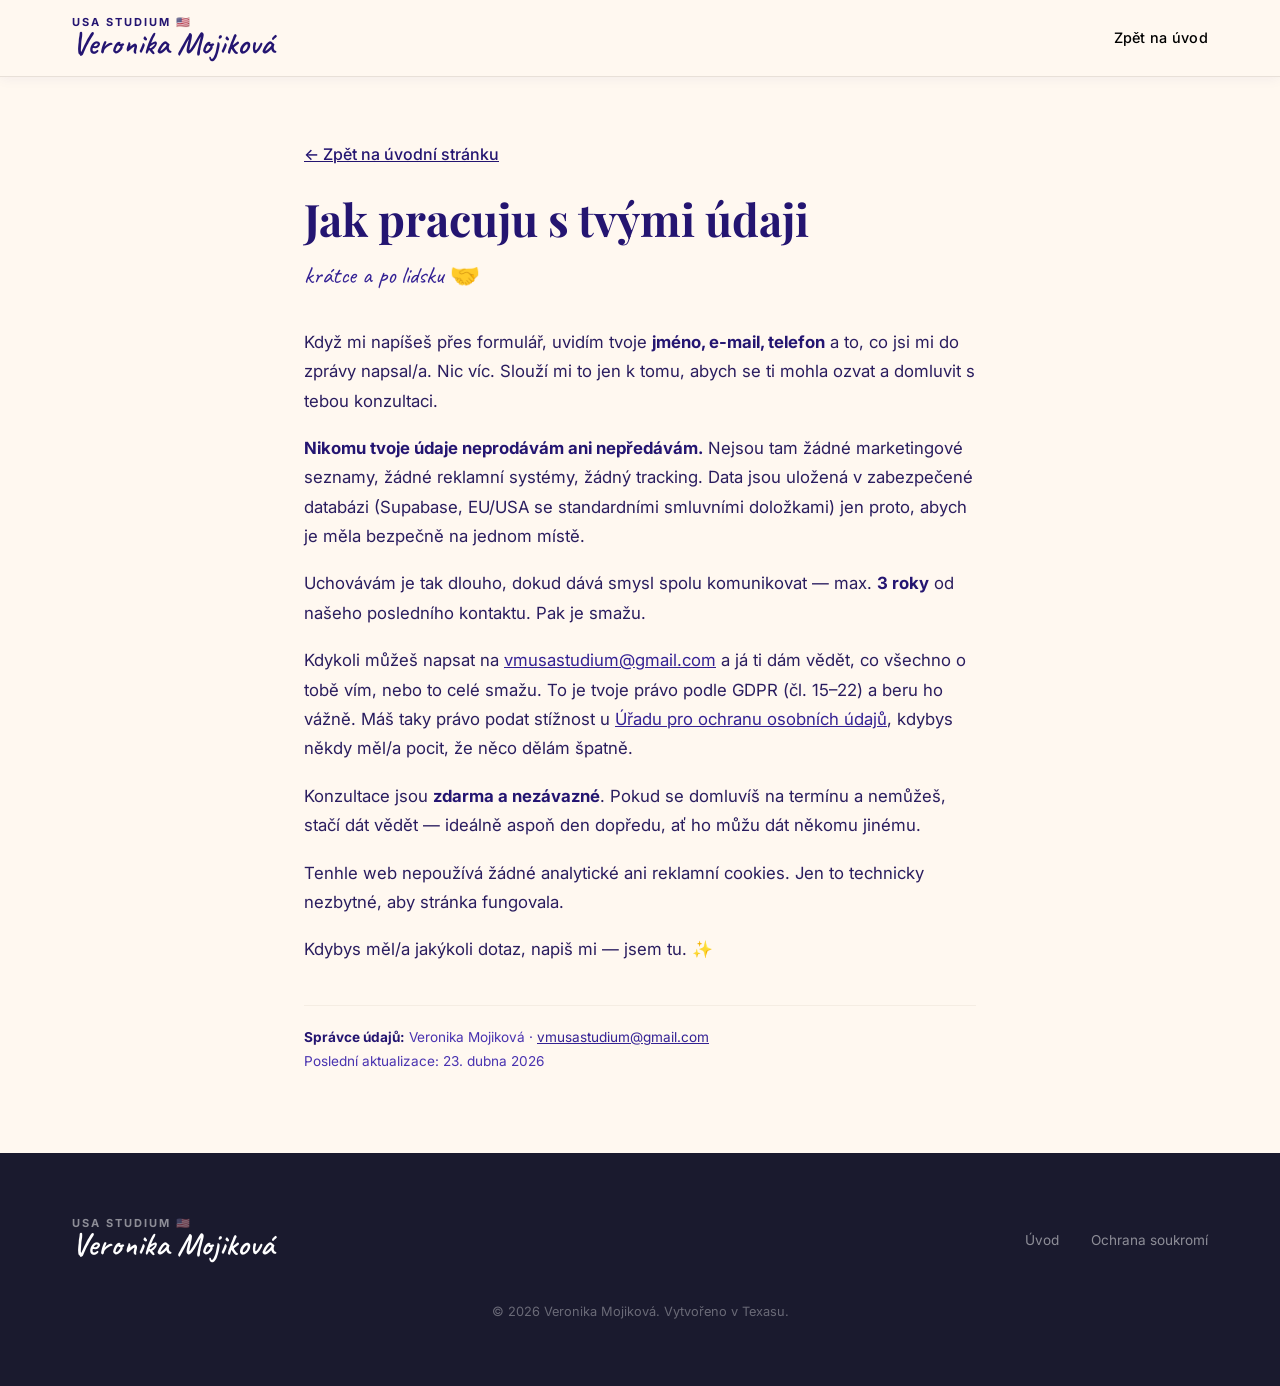
<file: pravni.html>
<!DOCTYPE html>
<html lang="cs">
<head>
  <meta charset="UTF-8">
  <meta name="viewport" content="width=device-width, initial-scale=1.0">
  <title>Ochrana soukromí | USA Studium – Veronika Mojiková</title>
  <meta name="description" content="Jak nakládám s tvými údaji – krátce a po lidsku.">
  <meta name="robots" content="noindex,follow">

  <link rel="preconnect" href="https://fonts.googleapis.com">
  <link rel="preconnect" href="https://fonts.gstatic.com" crossorigin>
  <link href="https://fonts.googleapis.com/css2?family=Bebas+Neue&family=Caveat:wght@400;600;700&family=Inter:wght@300;400;500;600;700&family=Playfair+Display:ital,wght@0,400;0,600;0,700;1,400&display=swap" rel="stylesheet">

  <link rel="stylesheet" href="style.css">
  <link rel="icon" href="data:image/svg+xml,<svg xmlns='http://www.w3.org/2000/svg' viewBox='0 0 100 100'><text y='.9em' font-size='90'>🎓</text></svg>">

  <style>
    .legal-wrap {
      max-width: 720px;
      margin: 0 auto;
      padding: 140px 24px 80px;
      color: var(--maroon);
      line-height: 1.75;
    }
    .legal-wrap h1 {
      font-family: 'Playfair Display', serif;
      font-size: clamp(2rem, 4vw, 2.8rem);
      margin-bottom: 8px;
      color: var(--maroon);
    }
    .legal-wrap .legal-sub {
      font-family: 'Caveat', cursive;
      font-size: 1.5rem;
      color: var(--maroon-light);
      margin-bottom: 32px;
      display: block;
    }
    .legal-wrap p {
      font-size: 1.05rem;
      color: #2a1d5f;
      margin-bottom: 18px;
    }
    .legal-wrap a {
      color: var(--maroon-light);
      text-decoration: underline;
    }
    .legal-wrap strong { color: var(--maroon); }
    .legal-wrap .legal-back {
      display: inline-block;
      margin-bottom: 24px;
      color: var(--maroon);
      font-weight: 500;
    }
    .legal-wrap .legal-meta {
      font-size: 0.85rem;
      color: var(--maroon-soft);
      margin-top: 40px;
      padding-top: 20px;
      border-top: 1px solid var(--cream-dark);
    }
  </style>
</head>
<body>

  <nav class="nav" id="navbar">
    <div class="container nav-inner">
      <a href="index.html" class="nav-logo">
        <div class="nav-logo-block">
          <span class="nav-logo-top">usa studium 🇺🇸</span>
          <span class="nav-logo-name">Veronika Mojiková</span>
        </div>
      </a>
      <ul class="nav-links">
        <li><a href="index.html">Zpět na úvod</a></li>
      </ul>
    </div>
  </nav>

  <div class="legal-wrap">
    <a href="index.html" class="legal-back">← Zpět na úvodní stránku</a>

    <h1>Jak pracuju s tvými údaji</h1>
    <span class="legal-sub">krátce a po lidsku 🤝</span>

    <p>
      Když mi napíšeš přes formulář, uvidím tvoje <strong>jméno, e-mail, telefon</strong> a to,
      co jsi mi do zprávy napsal/a. Nic víc. Slouží mi to jen k tomu, abych se ti mohla ozvat
      a domluvit s tebou konzultaci.
    </p>

    <p>
      <strong>Nikomu tvoje údaje neprodávám ani nepředávám.</strong> Nejsou tam žádné marketingové
      seznamy, žádné reklamní systémy, žádný tracking. Data jsou uložená v zabezpečené databázi
      (Supabase, EU/USA se standardními smluvními doložkami) jen proto, abych je měla bezpečně
      na jednom místě.
    </p>

    <p>
      Uchovávám je tak dlouho, dokud dává smysl spolu komunikovat — max. <strong>3 roky</strong>
      od našeho posledního kontaktu. Pak je smažu.
    </p>

    <p>
      Kdykoli můžeš napsat na
      <a href="mailto:vmusastudium@gmail.com">vmusastudium@gmail.com</a>
      a já ti dám vědět, co všechno o tobě vím, nebo to celé smažu. To je tvoje právo
      podle GDPR (čl. 15–22) a beru ho vážně. Máš taky právo podat stížnost u
      <a href="https://www.uoou.cz" target="_blank" rel="noopener">Úřadu pro ochranu osobních údajů</a>,
      kdybys někdy měl/a pocit, že něco dělám špatně.
    </p>

    <p>
      Konzultace jsou <strong>zdarma a nezávazné</strong>. Pokud se domluvíš na termínu a nemůžeš,
      stačí dát vědět — ideálně aspoň den dopředu, ať ho můžu dát někomu jinému.
    </p>

    <p>
      Tenhle web nepoužívá žádné analytické ani reklamní cookies. Jen to technicky nezbytné,
      aby stránka fungovala.
    </p>

    <p>
      Kdybys měl/a jakýkoli dotaz, napiš mi — jsem tu. ✨
    </p>

    <div class="legal-meta">
      <strong>Správce údajů:</strong> Veronika Mojiková ·
      <a href="mailto:vmusastudium@gmail.com">vmusastudium@gmail.com</a><br>
      Poslední aktualizace: 23. dubna 2026
    </div>
  </div>

  <footer class="footer">
    <div class="container footer-inner">
      <div class="footer-brand">
        <div class="nav-logo-block">
          <span class="nav-logo-top">usa studium 🇺🇸</span>
          <span class="nav-logo-name">Veronika Mojiková</span>
        </div>
      </div>
      <ul class="footer-links">
        <li><a href="index.html">Úvod</a></li>
        <li><a href="pravni.html">Ochrana soukromí</a></li>
      </ul>
      <p class="footer-copy">© 2026 Veronika Mojiková. Vytvořeno v Texasu.</p>
    </div>
  </footer>

</body>
</html>
</file>
<file: style.css>
/* ===== DESIGN TOKENS ===== */
:root {
  /* Brand Palette */
  --maroon: #241571;
  --maroon-dark: #1A0E5A;
  --maroon-light: #342194;
  --maroon-soft: #4933B0;
  --maroon-glow: rgba(36, 21, 113, 0.15);
  
  /* Warm neutrals */
  --cream: #FFF8F0;
  --cream-dark: #F5EDE3;
  --white: #FFFFFF;
  --off-white: #FAFAFA;
  --gray-100: #F7F3EF;
  --gray-200: #E8E0D8;
  --gray-300: #D4C9BD;
  --gray-400: #9E9189;
  --gray-500: #6B5F57;
  --gray-600: #111126;
  --gray-700: #1a1a2e;
  --text-primary: #000000;
  --text-secondary: #000000;
  --text-light: #000000;
  
  /* Accents */
  --gold: #D4A843;
  --gold-light: #F0D48A;
  --success: #4A7C59;
  
  /* Spacing */
  --space-xs: 0.25rem;
  --space-sm: 0.5rem;
  --space-md: 1rem;
  --space-lg: 1.5rem;
  --space-xl: 2rem;
  --space-2xl: 3rem;
  --space-3xl: 4rem;
  --space-4xl: 6rem;
  --space-5xl: 8rem;
  
  /* Typography */
  --font-heading: 'Inter', -apple-system, BlinkMacSystemFont, sans-serif;
  --font-body: 'Inter', -apple-system, BlinkMacSystemFont, sans-serif;
  --font-handwritten: 'Caveat', cursive;
  
  /* Borders & Radius */
  --radius-sm: 8px;
  --radius-md: 12px;
  --radius-lg: 20px;
  --radius-xl: 28px;
  --radius-full: 50%;
  
  /* Shadows */
  --shadow-sm: 0 2px 8px rgba(45, 36, 32, 0.06);
  --shadow-md: 0 4px 20px rgba(45, 36, 32, 0.08);
  --shadow-lg: 0 8px 40px rgba(45, 36, 32, 0.12);
  --shadow-xl: 0 16px 60px rgba(45, 36, 32, 0.16);
  --shadow-maroon: 0 8px 32px rgba(80, 0, 0, 0.2);
  
  /* Transitions */
  --ease-out: cubic-bezier(0.25, 0.46, 0.45, 0.94);
  --ease-spring: cubic-bezier(0.34, 1.56, 0.64, 1);
  --transition-fast: 0.2s var(--ease-out);
  --transition-normal: 0.35s var(--ease-out);
  --transition-slow: 0.6s var(--ease-out);
}

/* ===== RESET & BASE ===== */
*, *::before, *::after {
  margin: 0;
  padding: 0;
  box-sizing: border-box;
}

html {
  scroll-behavior: smooth;
  font-size: 16px;
  -webkit-font-smoothing: antialiased;
  -moz-osx-font-smoothing: grayscale;
}

body {
  font-family: var(--font-body);
  color: var(--text-primary);
  background: var(--cream);
  line-height: 1.6;
  overflow-x: hidden;
}

img {
  max-width: 100%;
  height: auto;
  display: block;
}

a {
  color: var(--maroon);
  text-decoration: none;
  transition: color var(--transition-fast);
}

a:hover {
  color: var(--maroon-light);
}

/* ===== TYPOGRAPHY ===== */
h1, h2, h3, h4 {
  font-family: var(--font-heading);
  font-weight: 700;
  line-height: 1.2;
  color: var(--maroon);
}

.handwritten {
  font-family: var(--font-handwritten);
}

/* ===== LAYOUT UTILITIES ===== */
.container {
  max-width: 1200px;
  margin: 0 auto;
  padding: 0 var(--space-xl);
}

.section {
  padding: var(--space-3xl) 0;
}

/* ===== NAVIGATION ===== */
.nav {
  position: fixed;
  top: 0;
  left: 0;
  right: 0;
  z-index: 1000;
  padding: var(--space-md) 0;
  transition: box-shadow var(--transition-normal);
  background: var(--cream);
  border-bottom: 1px solid var(--gray-200);
  box-shadow: 0 2px 12px rgba(36, 21, 113, 0.05);
}

.nav.scrolled {
  box-shadow: 0 4px 20px rgba(36, 21, 113, 0.08);
}

.nav-inner {
  display: flex;
  align-items: center;
  justify-content: space-between;
}

.nav-logo {
  display: flex;
  align-items: center;
  gap: var(--space-sm);
}

.nav-logo-block {
  display: flex;
  flex-direction: column;
  line-height: 1.1;
}

.nav-logo-top {
  font-family: var(--font-body);
  font-size: 0.69rem;
  font-weight: 700;
  text-transform: uppercase;
  letter-spacing: 0.18em;
  color: var(--maroon);
}

.nav-logo-name {
  font-family: var(--font-handwritten);
  font-size: 2.02rem;
  color: var(--maroon);
  font-weight: 600;
  line-height: 1;
}

.nav-links {
  display: flex;
  align-items: center;
  gap: var(--space-2xl);
  list-style: none;
}

/* Language Toggle */
.lang-toggle {
  display: flex;
  border: 1.5px solid var(--maroon);
  border-radius: var(--radius-xl);
  overflow: hidden;
}

.lang-btn {
  padding: 4px 12px;
  font-size: 0.75rem;
  font-weight: 700;
  letter-spacing: 0.05em;
  background: transparent;
  color: var(--maroon);
  border: none;
  cursor: pointer;
  transition: all var(--transition-fast);
  font-family: var(--font-body);
}

.lang-btn-active {
  background: var(--maroon);
  color: var(--white);
}

.nav-links a {
  font-size: 0.9rem;
  font-weight: 500;
  color: var(--text-secondary);
  position: relative;
  padding: var(--space-xs) 0;
  letter-spacing: 0.02em;
}

.nav-links a::after {
  content: '';
  position: absolute;
  bottom: -2px;
  left: 0;
  width: 0;
  height: 2px;
  background: var(--maroon);
  border-radius: 2px;
  transition: width var(--transition-normal);
}

.nav-links a:hover {
  color: var(--maroon);
}

.nav-links a:hover::after {
  width: 100%;
}

.nav-cta {
  background: var(--maroon) !important;
  color: var(--white) !important;
  padding: var(--space-sm) var(--space-lg) !important;
  border-radius: var(--radius-xl) !important;
  font-weight: 600 !important;
  transition: all var(--transition-fast) !important;
}

.nav-cta:hover {
  background: var(--maroon-dark) !important;
  transform: translateY(-1px);
  box-shadow: var(--shadow-maroon);
}

.nav-cta::after {
  display: none !important;
}

.nav-mobile-toggle {
  display: none;
  flex-direction: column;
  gap: 5px;
  background: none;
  border: none;
  cursor: pointer;
  padding: 12px;
  min-width: 48px;
  min-height: 48px;
  align-items: center;
  justify-content: center;
}

.nav-mobile-toggle span {
  width: 24px;
  height: 2px;
  background: var(--maroon);
  border-radius: 2px;
  transition: all var(--transition-fast);
}

/* ===== HERO SECTION ===== */
.hero {
  min-height: 100vh;
  display: flex;
  align-items: center;
  position: relative;
  overflow: hidden;
  background: linear-gradient(135deg, var(--cream) 0%, var(--cream-dark) 50%, var(--gray-100) 100%);
}

.hero::before {
  content: '';
  position: absolute;
  top: -50%;
  right: -20%;
  width: 70%;
  height: 140%;
  background: radial-gradient(ellipse, rgba(80, 0, 0, 0.04) 0%, transparent 70%);
  pointer-events: none;
}

.hero-inner {
  display: grid;
  grid-template-columns: 1fr 1fr;
  gap: var(--space-4xl);
  align-items: center;
  padding: var(--space-4xl) 0 var(--space-3xl);
}

.hero-content {
  position: relative;
  z-index: 2;
}

.hero-badge {
  display: inline-flex;
  align-items: center;
  gap: var(--space-sm);
  background: var(--white);
  border: 1px solid var(--gray-200);
  padding: var(--space-sm) var(--space-lg);
  border-radius: var(--radius-xl);
  font-size: 0.85rem;
  color: var(--text-secondary);
  margin-bottom: var(--space-xl);
  box-shadow: var(--shadow-sm);
}

.hero-badge-dot {
  width: 8px;
  height: 8px;
  border-radius: var(--radius-full);
  background: var(--success);
  animation: pulse-dot 2s ease-in-out infinite;
}

@keyframes pulse-dot {
  0%, 100% { opacity: 1; transform: scale(1); }
  50% { opacity: 0.6; transform: scale(1.3); }
}

.hero-title {
  font-family: 'Bebas Neue', sans-serif;
  font-size: clamp(2.8rem, 5.5vw, 4.5rem);
  line-height: 1.05;
  margin-bottom: var(--space-lg);
  color: var(--maroon);
  text-transform: uppercase;
  letter-spacing: 0.02em;
}

.hero-title .highlight {
  color: var(--maroon);
  position: relative;
}

.hero-subtitle {
  font-size: 1.05rem;
  color: var(--text-primary);
  line-height: 1.7;
  margin-bottom: var(--space-2xl);
  max-width: 520px;
}

.hero-cta-group {
  display: flex;
  gap: var(--space-lg);
  align-items: center;
  flex-wrap: wrap;
}

.btn-primary {
  display: inline-flex;
  align-items: center;
  gap: var(--space-sm);
  background: var(--maroon);
  color: var(--white);
  padding: var(--space-lg) var(--space-2xl);
  border-radius: var(--radius-xl);
  font-weight: 600;
  font-size: 1rem;
  border: none;
  cursor: pointer;
  transition: all var(--transition-fast);
  text-decoration: none;
  box-shadow: var(--shadow-maroon);
}

.btn-primary:hover {
  background: var(--maroon-dark);
  color: var(--white);
  transform: translateY(-2px);
  box-shadow: 0 12px 40px rgba(80, 0, 0, 0.3);
}

.btn-secondary {
  display: inline-flex;
  align-items: center;
  gap: var(--space-sm);
  background: transparent;
  color: var(--maroon);
  padding: var(--space-lg) var(--space-2xl);
  border-radius: var(--radius-xl);
  font-weight: 600;
  font-size: 1rem;
  border: 2px solid var(--maroon);
  cursor: pointer;
  transition: all var(--transition-fast);
  text-decoration: none;
}

.btn-secondary:hover {
  background: var(--maroon);
  color: var(--white);
  transform: translateY(-2px);
}

.hero-stats {
  display: flex;
  gap: var(--space-2xl);
  margin-top: var(--space-3xl);
  padding-top: var(--space-2xl);
  border-top: 1px solid var(--gray-200);
}

.hero-stat {
  text-align: center;
}

.hero-stat-number {
  font-family: var(--font-heading);
  font-size: 1.8rem;
  font-weight: 700;
  color: var(--maroon);
  line-height: 1;
}

.hero-stat-label {
  font-size: 0.8rem;
  color: var(--text-light);
  margin-top: var(--space-xs);
  text-transform: uppercase;
  letter-spacing: 0.05em;
}

/* Hero Photo */
.hero-photo {
  position: relative;
  display: flex;
  justify-content: center;
  align-items: center;
}

.hero-photo-frame {
  position: relative;
  width: 420px;
  height: 520px;
  border-radius: var(--radius-lg);
  overflow: hidden;
  box-shadow: var(--shadow-xl);
}

.hero-photo-frame img {
  width: 100%;
  height: 100%;
  object-fit: cover;
}

.hero-photo-placeholder {
  width: 100%;
  height: 100%;
  background: linear-gradient(135deg, var(--gray-200) 0%, var(--gray-100) 100%);
  display: flex;
  flex-direction: column;
  align-items: center;
  justify-content: center;
  color: var(--text-light);
  gap: var(--space-md);
}

.hero-photo-placeholder svg {
  width: 64px;
  height: 64px;
  opacity: 0.4;
}

.hero-photo-placeholder span {
  font-size: 0.85rem;
  opacity: 0.6;
}

.hero-photo-decor {
  position: absolute;
  width: 100%;
  height: 100%;
  top: 16px;
  left: 16px;
  border: 2px solid var(--maroon);
  border-radius: var(--radius-lg);
  opacity: 0.2;
  z-index: -1;
}

.hero-photo-tag {
  position: absolute;
  bottom: -16px;
  left: 50%;
  transform: translateX(-50%);
  background: var(--white);
  padding: var(--space-sm) var(--space-xl);
  border-radius: var(--radius-xl);
  box-shadow: var(--shadow-md);
  font-family: var(--font-handwritten);
  font-size: 1.25rem;
  color: var(--maroon);
  white-space: nowrap;
}

/* Floating elements */
.hero-float {
  position: absolute;
  animation: float 6s ease-in-out infinite;
}

.hero-float-1 {
  top: 10%;
  right: 5%;
  animation-delay: 0s;
}

.hero-float-2 {
  bottom: 15%;
  right: 0%;
  animation-delay: 2s;
}

.hero-float-card {
  background: var(--white);
  padding: var(--space-md) var(--space-lg);
  border-radius: var(--radius-md);
  box-shadow: var(--shadow-md);
  display: flex;
  align-items: center;
  gap: var(--space-sm);
  font-size: 0.85rem;
  font-weight: 500;
  color: var(--text-primary);
}

.hero-float-card .icon {
  font-size: 1.3rem;
}

@keyframes float {
  0%, 100% { transform: translateY(0); }
  50% { transform: translateY(-12px); }
}

/* ===== O MNĚ (About) ===== */
.about {
  background: var(--white);
}

.about-inner {
  display: grid;
  grid-template-columns: 1fr 1.2fr;
  gap: var(--space-2xl);
  align-items: center;
}

.about-photo-wrapper {
  position: relative;
  margin-bottom: var(--space-lg);
}

.about-photo {
  width: 100%;
  aspect-ratio: 4/5;
  border-radius: var(--radius-lg);
  overflow: hidden;
  box-shadow: var(--shadow-lg);
}

.about-photo img {
  width: 100%;
  height: 100%;
  object-fit: cover;
}

.about-label {
  font-family: var(--font-handwritten);
  font-size: 2.4rem;
  color: var(--maroon);
  margin-bottom: var(--space-sm);
}

.about-title {
  font-size: clamp(1.2rem, 2.2vw, 1.4rem);
  margin-bottom: var(--space-xl);
}

.about-text {
  font-size: 1.05rem;
  color: var(--text-primary);
  line-height: 1.7;
  margin-bottom: var(--space-lg);
}

.about-cta-group {
  display: flex;
  gap: var(--space-lg);
  margin-top: var(--space-2xl);
  align-items: center;
  flex-wrap: wrap;
}

/* ===== SLUŽBY (Services) ===== */
.services {
  background: var(--cream);
}

.section-header {
  text-align: center;
  max-width: 640px;
  margin: 0 auto var(--space-2xl);
}

.section-label {
  font-family: var(--font-handwritten);
  font-size: 2.4rem;
  color: var(--maroon);
  margin-bottom: var(--space-xs);
}

.section-title {
  font-size: clamp(1.2rem, 2.2vw, 1.4rem);
  margin-bottom: var(--space-md);
}

.section-desc {
  font-size: 1.05rem;
  color: var(--text-primary);
  line-height: 1.7;
}

/* ===== SERVICES LIST (new clean design) ===== */
.services-list {
  max-width: 800px;
  margin: 0 auto;
}

.service-row {
  display: flex;
  align-items: center;
  gap: var(--space-xl);
  padding: var(--space-xl) var(--space-2xl);
  border-bottom: 1px solid var(--gray-200);
  transition: all var(--transition-normal);
  cursor: default;
}

.service-row:first-child {
  border-top: 1px solid var(--gray-200);
}

.service-row:hover {
  background: var(--white);
  padding-left: var(--space-3xl);
  border-radius: var(--radius-md);
  box-shadow: var(--shadow-md);
  border-color: transparent;
}

.service-row:hover + .service-row {
  border-top-color: transparent;
}

.service-dot {
  width: 10px;
  height: 10px;
  min-width: 10px;
  background: var(--maroon);
  border-radius: var(--radius-full);
  opacity: 0.2;
  transition: all var(--transition-normal);
  margin-top: 8px;
}

.service-row:hover .service-dot {
  opacity: 1;
  transform: scale(1.4);
  box-shadow: 0 0 0 4px rgba(80, 0, 0, 0.1);
}

.service-row-content {
  flex: 1;
}

.service-row-content h3 {
  font-family: var(--font-body);
  font-size: 1.15rem;
  font-weight: 700;
  margin-bottom: var(--space-xs);
  color: var(--text-primary);
}

.service-row-content p {
  font-size: 0.95rem;
  color: var(--text-light);
  line-height: 1.5;
}

.service-row:hover .service-row-content p {
  color: var(--text-secondary);
}

.service-row-icon {
  color: var(--gray-300);
  transition: all var(--transition-normal);
  min-width: 28px;
}

.service-row:hover .service-row-icon {
  color: var(--maroon);
  transform: translateX(4px);
}

/* ===== TREASURE MAP (Moje cesta) ===== */
.journey {
  background: var(--white);
  position: relative;
  padding-bottom: var(--space-xl);
}

.journey::before {
  content: '';
  position: absolute;
  inset: 0;
  background: 
    radial-gradient(circle at 10% 20%, rgba(80, 0, 0, 0.02) 0%, transparent 50%),
    radial-gradient(circle at 90% 60%, rgba(80, 0, 0, 0.02) 0%, transparent 50%),
    radial-gradient(circle at 50% 90%, rgba(212, 168, 67, 0.03) 0%, transparent 40%);
  pointer-events: none;
}

.treasure-map {
  position: relative;
  max-width: 1000px;
  margin: 0 auto;
  min-height: 2730px;
}

/* SVG winding path */
.map-path-svg {
  position: absolute;
  top: 0;
  left: 0;
  width: 100%;
  height: 100%;
  z-index: 0;
  pointer-events: none;
}

.map-trail {
  stroke: var(--maroon);
  stroke-width: 2.5;
  opacity: 0.18;
  fill: none;
}

/* Map stops */
.map-stop {
  position: absolute;
  top: var(--stop-top);
  display: flex;
  align-items: flex-start;
  gap: var(--space-lg);
  z-index: 2;
  width: 48%;
}

.map-stop-left {
  left: 0;
}

.map-stop-right {
  right: 0;
}

/* Map pin */
.map-pin {
  position: relative;
  flex-shrink: 0;
}

.map-pin-inner {
  width: 44px;
  height: 44px;
  background: var(--maroon);
  color: var(--white);
  border-radius: var(--radius-full);
  display: flex;
  align-items: center;
  justify-content: center;
  font-family: var(--font-heading);
  font-weight: 700;
  font-size: 1.1rem;
  box-shadow: var(--shadow-maroon);
  position: relative;
  z-index: 2;
}

.map-pin-current {
  background: var(--maroon-light);
  color: var(--white);
}

.map-pin-pulse {
  position: absolute;
  top: 50%;
  left: 50%;
  transform: translate(-50%, -50%);
  width: 44px;
  height: 44px;
  border-radius: var(--radius-full);
  border: 2px solid var(--maroon);
  opacity: 0;
  animation: none;
}

.map-pin-pulse-active {
  border-color: var(--maroon-light);
  animation: none;
}

@keyframes map-pulse {
  0% { width: 44px; height: 44px; opacity: 0.4; }
  100% { width: 80px; height: 80px; opacity: 0; }
}

/* Map cards */
.map-card {
  background: var(--white);
  border-radius: var(--radius-lg);
  overflow: hidden;
  box-shadow: var(--shadow-md);
  border: 1px solid var(--gray-200);
  transition: all var(--transition-normal);
  flex: 1;
}

.map-card:hover {
  transform: translateY(-6px);
  box-shadow: var(--shadow-xl);
  border-color: transparent;
}

.map-card-highlight {
  border-color: var(--maroon-light);
  box-shadow: 0 8px 32px rgba(36, 21, 113, 0.2);
}

.map-card-highlight:hover {
  box-shadow: 0 12px 48px rgba(36, 21, 113, 0.3);
}

.map-card-photo {
  width: 100%;
  aspect-ratio: 16/10;
  overflow: hidden;
  background: var(--gray-100);
}

.map-card-photo img {
  width: 100%;
  height: 100%;
  object-fit: cover;
  transition: transform var(--transition-slow);
}

.map-card:hover .map-card-photo img {
  transform: scale(1.05);
}

.map-card-info {
  padding: var(--space-lg);
}

.map-card-year {
  font-family: var(--font-handwritten);
  font-size: 1.6rem;
  color: var(--maroon);
  font-weight: 700;
  display: block;
  margin-bottom: var(--space-xs);
}

.map-card-title {
  font-family: var(--font-heading);
  font-size: 1.1rem;
  font-weight: 700;
  margin-bottom: var(--space-xs);
}

.map-card-location {
  font-size: 0.8rem;
  color: var(--text-light);
  margin-bottom: var(--space-md);
}

.map-card-text {
  font-size: 0.95rem;
  color: var(--text-secondary);
  line-height: 1.7;
}

.map-card-badge {
  display: inline-block;
  background: var(--maroon);
  color: var(--white);
  padding: var(--space-xs) var(--space-md);
  border-radius: var(--radius-xl);
  font-size: 0.72rem;
  font-weight: 600;
  margin-top: var(--space-md);
  letter-spacing: 0.03em;
  text-transform: uppercase;
}

.map-card-badge-gold {
  background: var(--maroon-light);
}

/* Map finish */
.map-finish {
  position: absolute;
  top: var(--stop-top);
  left: 50%;
  transform: translateX(-50%);
  z-index: 2;
  text-align: center;
}

.map-finish-flag {
  font-family: var(--font-handwritten);
  font-size: 1.5rem;
  color: var(--maroon);
  background: var(--white);
  padding: var(--space-md) var(--space-2xl);
  border-radius: var(--radius-xl);
  box-shadow: var(--shadow-md);
  border: 2px dashed var(--maroon);
  opacity: 0.8;
}

/* Photo placeholders (reused) */
.timeline-photo-placeholder {
  width: 100%;
  height: 100%;
  display: flex;
  flex-direction: column;
  align-items: center;
  justify-content: center;
  color: var(--text-light);
  gap: var(--space-sm);
  background: linear-gradient(135deg, var(--gray-100), var(--gray-200));
}

.timeline-photo-placeholder svg {
  width: 40px;
  height: 40px;
  opacity: 0.3;
}

.timeline-photo-placeholder span {
  font-size: 0.75rem;
  opacity: 0.5;
}

/* ===== CO ŘÍKAJÍ (Testimonials) ===== */
.testimonials {
  background: var(--maroon);
  color: var(--white);
  position: relative;
  overflow: hidden;
}

.testimonials::before {
  content: '';
  position: absolute;
  top: 0;
  right: 0;
  width: 40%;
  height: 100%;
  background: radial-gradient(ellipse at right, rgba(107, 29, 29, 0.5) 0%, transparent 70%);
  pointer-events: none;
}

.testimonials .section-label {
  color: var(--gold-light);
}

.testimonials .section-title {
  color: var(--white);
}

.testimonials .section-desc {
  color: rgba(255, 255, 255, 0.7);
}

.testimonials-grid {
  display: grid;
  grid-template-columns: repeat(2, 1fr);
  gap: var(--space-xl);
  position: relative;
  z-index: 2;
}

.testimonial-card {
  background: rgba(255, 255, 255, 0.08);
  backdrop-filter: blur(10px);
  border: 1px solid rgba(255, 255, 255, 0.12);
  border-radius: var(--radius-lg);
  padding: var(--space-2xl);
  transition: all var(--transition-normal);
}

.testimonial-card:hover {
  background: rgba(255, 255, 255, 0.12);
  transform: translateY(-4px);
}

.testimonial-quote {
  font-size: 1.05rem;
  line-height: 1.7;
  color: rgba(255, 255, 255, 0.9);
  margin-bottom: var(--space-xl);
  font-style: italic;
}

.testimonial-quote::before {
  content: '"';
  font-family: var(--font-heading);
  font-size: 3rem;
  color: var(--gold);
  line-height: 0;
  display: block;
  margin-bottom: var(--space-md);
}

.testimonial-author {
  display: flex;
  align-items: center;
  gap: var(--space-md);
}

.testimonial-avatar {
  width: 44px;
  height: 44px;
  border-radius: var(--radius-full);
  background: rgba(255, 255, 255, 0.15);
  display: flex;
  align-items: center;
  justify-content: center;
  font-weight: 700;
  font-size: 0.95rem;
}

.testimonial-name {
  font-weight: 600;
  font-size: 0.95rem;
}

.testimonial-detail {
  font-size: 0.8rem;
  color: rgba(255, 255, 255, 0.5);
}

/* ===== FORMULÁŘ (Contact) ===== */
.contact {
  background: var(--cream);
}

.contact-inner {
  display: grid;
  grid-template-columns: 1fr 1.3fr;
  gap: var(--space-4xl);
  align-items: flex-start;
}

.contact-info {
  padding-top: var(--space-xl);
}

.contact-info-item {
  display: flex;
  align-items: flex-start;
  gap: var(--space-lg);
  margin-bottom: var(--space-2xl);
}

.contact-info-icon {
  width: 48px;
  height: 48px;
  min-width: 48px;
  background: var(--maroon-glow);
  border-radius: var(--radius-md);
  display: flex;
  align-items: center;
  justify-content: center;
  font-size: 1.3rem;
}

.contact-info-item h4 {
  font-family: var(--font-body);
  font-size: 1.1rem;
  font-weight: 600;
  margin-bottom: var(--space-xs);
}

.contact-info-item p {
  font-size: 0.95rem;
  color: var(--text-secondary);
  line-height: 1.6;
}

/* Direct contact (email + note) */
.contact-direct {
  background: var(--white);
  border: 1px solid var(--gray-200);
  border-radius: var(--radius-lg);
  padding: var(--space-lg);
  margin-bottom: var(--space-2xl);
  box-shadow: var(--shadow-sm);
}

.contact-direct-item {
  display: flex;
  align-items: center;
  gap: var(--space-md);
  text-decoration: none;
  color: var(--text-primary);
  padding: var(--space-sm) 0;
  transition: transform var(--transition-fast);
}

.contact-direct-item:hover {
  transform: translateX(2px);
  color: var(--text-primary);
}

.contact-direct-icon {
  width: 44px;
  height: 44px;
  min-width: 44px;
  background: var(--maroon);
  color: var(--white);
  border-radius: var(--radius-md);
  display: flex;
  align-items: center;
  justify-content: center;
  transition: background var(--transition-fast);
}

.contact-direct-item:hover .contact-direct-icon {
  background: var(--maroon-dark);
}

.contact-direct-label {
  display: block;
  font-size: 0.78rem;
  color: var(--text-light);
  text-transform: uppercase;
  letter-spacing: 0.06em;
  font-weight: 600;
  margin-bottom: 2px;
}

.contact-direct-value {
  display: block;
  font-size: 1.05rem;
  font-weight: 600;
  color: var(--maroon);
  word-break: break-all;
}

.contact-direct-note {
  font-size: 0.88rem;
  color: var(--text-secondary);
  line-height: 1.6;
  margin-top: var(--space-md);
  padding-top: var(--space-md);
  border-top: 1px solid var(--gray-200);
}

/* LinkedIn CTA - prominent handwritten link */
.linkedin-cta {
  display: inline-flex;
  align-items: center;
  gap: var(--space-lg);
  font-family: var(--font-handwritten);
  font-size: 1.85rem;
  color: var(--maroon);
  margin-top: var(--space-2xl);
  padding: var(--space-lg) var(--space-2xl);
  border: 2px solid var(--maroon);
  border-radius: var(--radius-xl);
  transition: all var(--transition-fast);
  text-decoration: none;
  background: var(--white);
}

.linkedin-cta:hover {
  background: var(--maroon);
  color: var(--white);
  transform: translateY(-2px);
  box-shadow: var(--shadow-maroon);
}

.linkedin-cta-text {
  white-space: nowrap;
}

.linkedin-cta-arrow {
  transition: transform var(--transition-fast);
}

.linkedin-cta:hover .linkedin-cta-arrow {
  transform: translate(3px, -3px);
}

.linkedin-cta-icon {
  opacity: 0.5;
  flex-shrink: 0;
}

.linkedin-cta:hover .linkedin-cta-icon {
  opacity: 1;
}

.contact-form-wrapper {
  background: var(--white);
  border-radius: var(--radius-lg);
  padding: var(--space-3xl);
  box-shadow: var(--shadow-lg);
  border: 1px solid var(--gray-200);
}

.contact-form-title {
  font-size: 1.5rem;
  margin-bottom: var(--space-sm);
}

.contact-form-subtitle {
  font-size: 0.88rem;
  color: var(--text-secondary);
  margin-bottom: var(--space-2xl);
}

.form-grid {
  display: grid;
  grid-template-columns: 1fr 1fr;
  gap: var(--space-lg);
}

.form-group {
  display: flex;
  flex-direction: column;
}

.form-group.full-width {
  grid-column: 1 / -1;
}

.form-group label {
  font-size: 0.85rem;
  font-weight: 600;
  color: var(--text-primary);
  margin-bottom: var(--space-sm);
}

.form-group input,
.form-group select,
.form-group textarea {
  width: 100%;
  padding: var(--space-md) var(--space-lg);
  border: 1.5px solid var(--gray-200);
  border-radius: var(--radius-md);
  font-family: var(--font-body);
  font-size: 0.95rem;
  color: var(--text-primary);
  background: var(--off-white);
  transition: all var(--transition-fast);
  outline: none;
}

.form-group input::placeholder,
.form-group textarea::placeholder {
  color: var(--text-light);
}

.form-group input:focus,
.form-group select:focus,
.form-group textarea:focus {
  border-color: var(--maroon);
  background: var(--white);
  box-shadow: 0 0 0 3px rgba(80, 0, 0, 0.08);
}

.form-group textarea {
  resize: vertical;
  min-height: 120px;
}

/* Slot picker (date + time chips) */
.slot-picker {
  display: flex;
  gap: var(--space-sm);
  overflow-x: auto;
  padding: var(--space-sm) 2px var(--space-md);
  scrollbar-width: thin;
  scrollbar-color: var(--gray-300) transparent;
}

.slot-picker::-webkit-scrollbar {
  height: 6px;
}
.slot-picker::-webkit-scrollbar-thumb {
  background: var(--gray-300);
  border-radius: 3px;
}

.slot-picker-times {
  flex-wrap: wrap;
  overflow-x: visible;
}

.slot-date-card {
  flex: 0 0 auto;
  display: flex;
  flex-direction: column;
  align-items: center;
  justify-content: center;
  min-width: 78px;
  padding: var(--space-md) var(--space-sm);
  border: 1.5px solid var(--gray-200);
  border-radius: var(--radius-md);
  background: var(--white);
  color: var(--text-primary);
  cursor: pointer;
  transition: all var(--transition-fast);
  font-family: var(--font-body);
}

.slot-date-card:hover {
  border-color: var(--maroon);
  transform: translateY(-2px);
  box-shadow: var(--shadow-sm);
}

.slot-date-card.selected {
  background: var(--maroon);
  border-color: var(--maroon);
  color: var(--white);
  box-shadow: var(--shadow-maroon);
}

.slot-date-weekday {
  font-size: 0.72rem;
  text-transform: uppercase;
  letter-spacing: 0.08em;
  font-weight: 600;
  opacity: 0.7;
}

.slot-date-day {
  font-family: 'Bebas Neue', sans-serif;
  font-size: 1.85rem;
  line-height: 1;
  margin: 2px 0;
}

.slot-date-month {
  font-size: 0.78rem;
  opacity: 0.75;
  text-transform: lowercase;
}

.slot-time-chip {
  padding: 10px 18px;
  border: 1.5px solid var(--gray-200);
  border-radius: var(--radius-xl);
  background: var(--white);
  color: var(--text-primary);
  cursor: pointer;
  transition: all var(--transition-fast);
  font-family: var(--font-body);
  font-size: 0.95rem;
  font-weight: 600;
}

.slot-time-chip:hover {
  border-color: var(--maroon);
  color: var(--maroon);
}

.slot-time-chip.selected {
  background: var(--maroon);
  border-color: var(--maroon);
  color: var(--white);
}

.slot-picker-empty {
  width: 100%;
  padding: var(--space-lg);
  background: var(--gray-100);
  border: 1px dashed var(--gray-300);
  border-radius: var(--radius-md);
  color: var(--text-secondary);
  font-size: 0.92rem;
  text-align: center;
}

.form-submit {
  margin-top: var(--space-xl);
}

.form-submit .btn-primary {
  width: 100%;
  justify-content: center;
  padding: var(--space-lg) var(--space-2xl);
  font-size: 1.05rem;
}

.form-note {
  text-align: center;
  margin-top: var(--space-lg);
  font-size: 0.8rem;
  color: var(--text-light);
}

.form-success {
  display: none;
  text-align: center;
  padding: var(--space-3xl);
}

.form-success.show {
  display: block;
}

.form-success-icon {
  font-size: 3rem;
  margin-bottom: var(--space-lg);
}

.form-success h3 {
  font-size: 1.4rem;
  margin-bottom: var(--space-md);
}

.form-success p {
  color: var(--text-secondary);
  line-height: 1.7;
}

/* ===== FOOTER ===== */
.footer {
  background: var(--gray-700);
  color: rgba(255, 255, 255, 0.7);
  padding: var(--space-3xl) 0;
}

.footer-inner {
  display: flex;
  align-items: center;
  justify-content: space-between;
  flex-wrap: wrap;
  gap: var(--space-lg);
}

.footer-brand {
  display: flex;
  align-items: center;
  gap: var(--space-sm);
}

.footer .nav-logo-top {
  color: rgba(255, 255, 255, 0.5);
}

.footer .nav-logo-name {
  color: var(--white);
}

.footer-links {
  display: flex;
  gap: var(--space-xl);
  list-style: none;
}

.footer-links a {
  color: rgba(255, 255, 255, 0.5);
  font-size: 0.85rem;
  transition: color var(--transition-fast);
}

.footer-links a:hover {
  color: var(--white);
}

.footer-copy {
  font-size: 0.8rem;
  color: rgba(255, 255, 255, 0.35);
  width: 100%;
  text-align: center;
  margin-top: var(--space-md);
}

.footer-legal {
  display: flex;
  flex-wrap: wrap;
  justify-content: center;
  gap: var(--space-lg);
  list-style: none;
  width: 100%;
  padding-top: var(--space-md);
  border-top: 1px solid rgba(255, 255, 255, 0.08);
  margin-top: var(--space-md);
}

.footer-legal a {
  color: rgba(255, 255, 255, 0.45);
  font-size: 0.78rem;
  transition: color var(--transition-fast);
}

.footer-legal a:hover {
  color: var(--white);
  text-decoration: underline;
}

/* ===== GDPR CHECKBOX ===== */
.form-consent {
  margin-top: var(--space-md);
  margin-bottom: var(--space-sm);
}

.consent-check {
  display: flex;
  align-items: flex-start;
  gap: 10px;
  font-size: 0.88rem;
  color: var(--maroon);
  cursor: pointer;
  line-height: 1.5;
}

.consent-check input[type="checkbox"] {
  margin-top: 3px;
  width: 20px;
  height: 20px;
  accent-color: var(--maroon);
  cursor: pointer;
  flex-shrink: 0;
}

/* Bigger tap area around the checkbox on touch devices */
@media (hover: none) and (pointer: coarse) {
  .consent-check {
    padding: 10px 0;
  }
  .consent-check input[type="checkbox"] {
    width: 22px;
    height: 22px;
    margin-top: 1px;
  }
}

.consent-check a {
  color: var(--maroon-light);
  text-decoration: underline;
}

.consent-check a:hover {
  color: var(--maroon);
}

/* ===== ANIMATIONS ===== */
.fade-in {
  opacity: 0;
  transform: translateY(30px);
  transition: all 0.8s var(--ease-out);
}

.fade-in.visible {
  opacity: 1;
  transform: translateY(0);
}

.fade-in-left {
  opacity: 0;
  transform: translateX(-40px);
  transition: all 0.8s var(--ease-out);
}

.fade-in-left.visible {
  opacity: 1;
  transform: translateX(0);
}

.fade-in-right {
  opacity: 0;
  transform: translateX(40px);
  transition: all 0.8s var(--ease-out);
}

.fade-in-right.visible {
  opacity: 1;
  transform: translateX(0);
}

/* Stagger children */
.stagger-children > * {
  opacity: 0;
  transform: translateY(20px);
  transition: all 0.6s var(--ease-out);
}

.stagger-children.visible > *:nth-child(1) { transition-delay: 0s; opacity: 1; transform: translateY(0); }
.stagger-children.visible > *:nth-child(2) { transition-delay: 0.1s; opacity: 1; transform: translateY(0); }
.stagger-children.visible > *:nth-child(3) { transition-delay: 0.2s; opacity: 1; transform: translateY(0); }
.stagger-children.visible > *:nth-child(4) { transition-delay: 0.3s; opacity: 1; transform: translateY(0); }
.stagger-children.visible > *:nth-child(5) { transition-delay: 0.4s; opacity: 1; transform: translateY(0); }
.stagger-children.visible > *:nth-child(6) { transition-delay: 0.5s; opacity: 1; transform: translateY(0); }

/* ===== RESPONSIVE ===== */

/* ---------- TABLET (≤1024px) ---------- */
@media (max-width: 1024px) {
  .hero-inner {
    grid-template-columns: 1fr;
    text-align: center;
    gap: var(--space-2xl);
  }
  
  .hero-subtitle {
    margin-left: auto;
    margin-right: auto;
  }
  
  .hero-cta-group {
    justify-content: center;
    flex-wrap: wrap;
  }
  
  .hero-photo-frame {
    width: 300px;
    height: 380px;
    margin: 0 auto;
  }
  
  .hero-float {
    display: none;
  }
  
  .hero-stats {
    justify-content: center;
    flex-wrap: wrap;
    gap: var(--space-xl);
  }
  
  .about-inner {
    grid-template-columns: 1fr;
    gap: var(--space-2xl);
  }
  
  .about-photo {
    max-width: 360px;
    margin: 0 auto;
  }
  
  .about-cta-group {
    justify-content: center;
  }
  
  /* Treasure map goes vertical */
  .treasure-map {
    min-height: auto;
  }
  
  .map-path-svg {
    display: none;
  }
  
  .map-stop {
    position: relative;
    top: auto !important;
    width: 100%;
    margin-bottom: var(--space-3xl);
    flex-direction: column;
    align-items: flex-start;
  }
  
  .map-stop-left,
  .map-stop-right {
    left: auto !important;
    right: auto !important;
  }
  
  .map-pin {
    position: relative;
    top: auto;
    left: auto !important;
    right: auto !important;
    transform: none !important;
    display: flex;
    justify-content: flex-start;
    margin-bottom: -22px;
    margin-left: var(--space-xl);
    z-index: 10;
  }
  
  .map-finish {
    position: relative;
    top: auto !important;
    left: auto;
    transform: none;
    margin-top: var(--space-xl);
  }
  
  .testimonials-grid {
    grid-template-columns: 1fr;
  }
  
  .contact-inner {
    grid-template-columns: 1fr;
    gap: var(--space-2xl);
  }
}

/* ---------- MOBILE (≤768px) ---------- */
@media (max-width: 768px) {
  html {
    font-size: 18.4px; /* Increases all rem-based typography and spacing by ~15% */
  }

  /* Smart visual reordering for Mobile */
  .hero-inner {
    display: flex;
    flex-direction: column;
    gap: var(--space-lg);
    padding-bottom: var(--space-4xl); /* Lift buttons from bottom edge */
  }
  .hero-content {
    display: contents;
  }
  .hero-title { order: 1; margin-bottom: 0px; }
  .hero-photo { order: 2; margin-bottom: var(--space-md); }
  .hero-subtitle { order: 3; }
  .hero-cta-group { order: 4; }
  
  .about-inner {
    display: flex;
    flex-direction: column;
    gap: var(--space-md);
  }
  .about-content {
    display: contents;
  }
  .about-label { order: 1; }
  .about-text { order: 2; margin-bottom: var(--space-md); }
  .about-photo-wrapper {
    margin: 0 calc(var(--space-md) * -1) var(--space-3xl);
  }
  .about-photo {
    border-radius: 0;
  }
  .about-cta-group { order: 4; }

  /* Navigation */
  .nav-links {
    display: none;
    position: fixed;
    top: 0;
    left: 0;
    right: 0;
    bottom: 0;
    background: rgba(255, 248, 240, 0.98);
    backdrop-filter: blur(20px);
    -webkit-backdrop-filter: blur(20px);
    flex-direction: column;
    align-items: center;
    justify-content: center;
    gap: var(--space-2xl);
    z-index: 999;
  }
  
  .nav-links.open {
    display: flex;
  }
  
  .nav-links a {
    font-size: 1.2rem;
  }
  
  .nav-mobile-toggle {
    display: flex;
    z-index: 1001;
  }
  
  /* Hero */
  .hero-title {
    font-size: clamp(2.3rem, 11vw, 3.2rem);
    line-height: 1.05;
    padding: 0 var(--space-xs);
  }
  
  .hero-subtitle {
    font-size: 1rem;
    padding: 0 var(--space-xs);
  }
  
  .hero-cta-group {
    flex-direction: column;
    align-items: center;
    gap: var(--space-md);
    width: 100%;
  }
  
  .btn-primary,
  .btn-secondary {
    width: auto;
    min-width: 250px;
    max-width: 100%;
    justify-content: center;
    text-align: center;
    padding: var(--space-md) var(--space-xl);
    font-size: 0.95rem;
  }
  
  .hero-photo-frame {
    width: 260px;
    height: 330px;
  }
  
  .hero-photo-decor {
    top: 10px;
    left: 10px;
  }
  
  .hero-stats {
    gap: var(--space-lg);
  }
  
  .hero-stat-number {
    font-size: 1.4rem;
  }
  
  .hero-stat-label {
    font-size: 0.7rem;
  }
  
  /* About */
  .about-photo {
    max-width: 320px;
    margin: 0 auto;
    aspect-ratio: 4/5;
  }
  
  .about-label, .section-label {
    font-size: 2rem;
  }
  
  .about-text {
    font-size: 0.95rem;
  }
  
  .about-highlights {
    grid-template-columns: 1fr;
    gap: var(--space-md);
  }
  
  .about-cta-group {
    flex-direction: column;
    align-items: stretch;
  }
  
  /* Services */
  .service-row {
    padding: var(--space-lg) var(--space-md);
    gap: var(--space-md);
  }
  
  .service-row:hover {
    padding-left: var(--space-lg);
  }
  
  .service-row-icon {
    display: none;
  }
  
  .service-row-content h3 {
    font-size: 1.05rem;
  }
  
  .service-row-content p {
    font-size: 0.88rem;
  }
  
  /* Journey map */
  .map-stop {
    gap: 0;
  }
  
  .map-card-info {
    padding: var(--space-md);
  }
  
  .map-card-year {
    font-size: 1.3rem;
  }
  
  .map-card-title {
    font-size: 1rem;
  }
  
  .map-card-text {
    font-size: 0.88rem;
  }

  /* Contact */
  .section-header {
    margin-bottom: var(--space-xl);
  }
  
  .contact-info-item {
    gap: var(--space-md);
    margin-bottom: var(--space-xl);
  }
  
  .contact-info-icon {
    width: 40px;
    height: 40px;
    min-width: 40px;
  }
  
  .contact-info-item h4 {
    font-size: 1rem;
  }
  
  .contact-info-item p {
    font-size: 0.88rem;
  }
  
  .linkedin-cta {
    font-size: 1.15rem;
    padding: var(--space-md) var(--space-lg);
    width: 100%;
    justify-content: center;
    gap: var(--space-md);
  }
  
  .linkedin-cta-text {
    white-space: normal;
    text-align: center;
  }
  
  .linkedin-cta-arrow {
    width: 22px;
    height: 22px;
  }
  
  .contact-form-wrapper {
    padding: var(--space-xl);
  }
  
  .contact-form-title {
    font-size: 1.2rem;
  }
  
  .form-grid {
    grid-template-columns: 1fr;
  }
  
  /* Footer */
  .footer-inner {
    flex-direction: column;
    text-align: center;
    gap: var(--space-xl);
  }
  
  .footer-links {
    flex-wrap: wrap;
    justify-content: center;
    gap: var(--space-lg);
  }
}

/* ---------- SMALL PHONE (≤480px) ---------- */
@media (max-width: 480px) {
  .container {
    padding: 0 var(--space-md);
  }
  
  .section {
    padding: var(--space-2xl) 0;
  }
  
  .hero {
    padding-top: calc(70px + var(--space-xl));
  }
  
  .hero-inner {
    gap: var(--space-xl);
  }
  
  .hero-title {
    font-size: clamp(1.5rem, 8vw, 2rem);
  }
  
  .hero-subtitle {
    font-size: 0.88rem;
    line-height: 1.6;
  }
  
  .hero-photo-frame {
    width: 220px;
    height: 280px;
  }
  
  .hero-photo-tag {
    font-size: 1rem;
    padding: var(--space-xs) var(--space-lg);
  }
  
  .hero-stats {
    flex-direction: row;
    gap: var(--space-md);
    padding-top: var(--space-lg);
    margin-top: var(--space-xl);
  }
  
  .nav-logo-name {
    font-size: 1.5rem;
  }
  
  .nav-logo-top {
    font-size: 0.6rem;
  }
  
  /* About */
  .about-label, .section-label {
    font-size: 1.8rem;
  }
  
  .about-title, .section-title {
    font-size: 1.15rem;
  }
  
  .about-text, .section-desc {
    font-size: 0.9rem;
  }
  
  .about-photo {
    border-radius: var(--radius-md);
  }
  
  /* Services */
  .service-dot {
    margin-top: 6px;
  }
  
  .service-row {
    padding: var(--space-md) 0;
  }
  
  /* Journey */
  .map-card-photo {
    aspect-ratio: 16/10;
  }
  
  .map-pin-inner {
    width: 36px;
    height: 36px;
    font-size: 0.9rem;
  }
  
  /* Contact */
  .contact-form-wrapper {
    padding: var(--space-lg);
    border-radius: var(--radius-md);
  }
  
  .contact-form-title {
    font-size: 1.1rem;
  }
  
  .contact-form-subtitle {
    font-size: 0.85rem;
  }
  
  .form-group label {
    font-size: 0.8rem;
  }
  
  .form-group input,
  .form-group select,
  .form-group textarea {
    padding: var(--space-md);
    font-size: 0.88rem;
  }
  
  .linkedin-cta {
    font-size: 1rem;
    padding: var(--space-md) var(--space-md);
  }
  
  /* Footer */
  .footer-links {
    gap: var(--space-md);
  }

  .footer-links a {
    font-size: 0.8rem;
  }

  .footer-copy {
    font-size: 0.72rem;
  }

  .footer-legal {
    gap: var(--space-sm) var(--space-md);
    padding-top: var(--space-sm);
    margin-top: var(--space-sm);
  }

  .footer-legal a {
    font-size: 0.75rem;
  }

  /* Consent checkbox on very small screens */
  .consent-check {
    font-size: 0.92rem;
    line-height: 1.55;
  }

  /* Slot picker – comfortable scrolling on tiny screens */
  .slot-picker {
    gap: 6px;
    padding-bottom: 6px;
  }
  .slot-picker::-webkit-scrollbar {
    height: 6px;
  }
  .slot-picker::-webkit-scrollbar-thumb {
    background: rgba(36, 21, 113, 0.25);
    border-radius: 3px;
  }
}
</file>
